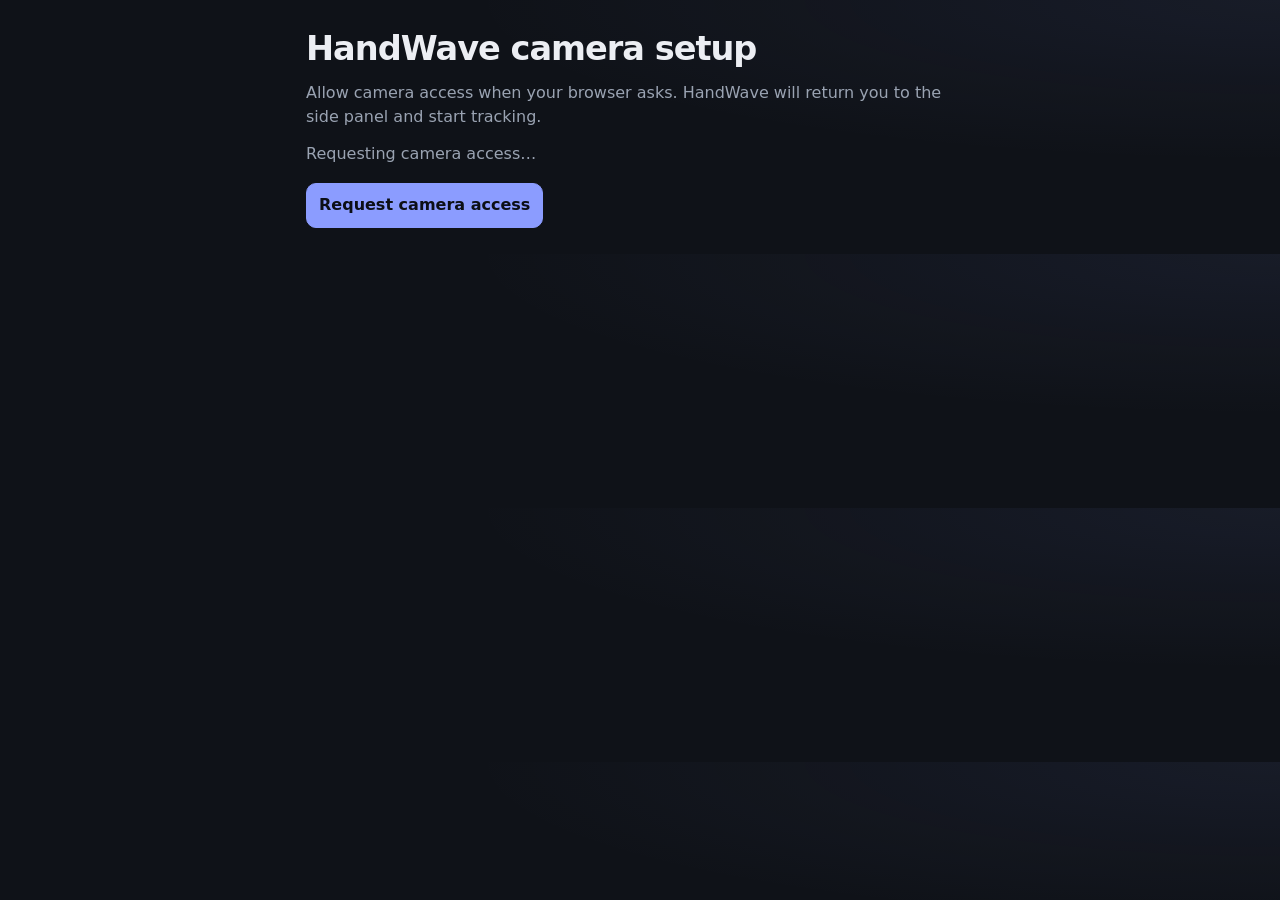
<file: extension/camera-setup.html>
<!doctype html>
<html lang="en">
<meta charset="utf-8">
<meta name="viewport" content="width=device-width,initial-scale=1">
<title>HandWave camera setup</title>
<link rel="stylesheet" href="controller.css">
<main>
  <h1>HandWave camera setup</h1>
  <p>Allow camera access when your browser asks. HandWave will return you to the side panel and start tracking.</p>
  <p id="setupStatus" role="status">Requesting camera access…</p>
  <button id="allowCamera" class="primary" type="button">Request camera access</button>
</main>
<script type="module" src="camera-setup.js"></script>
</html>
</file>
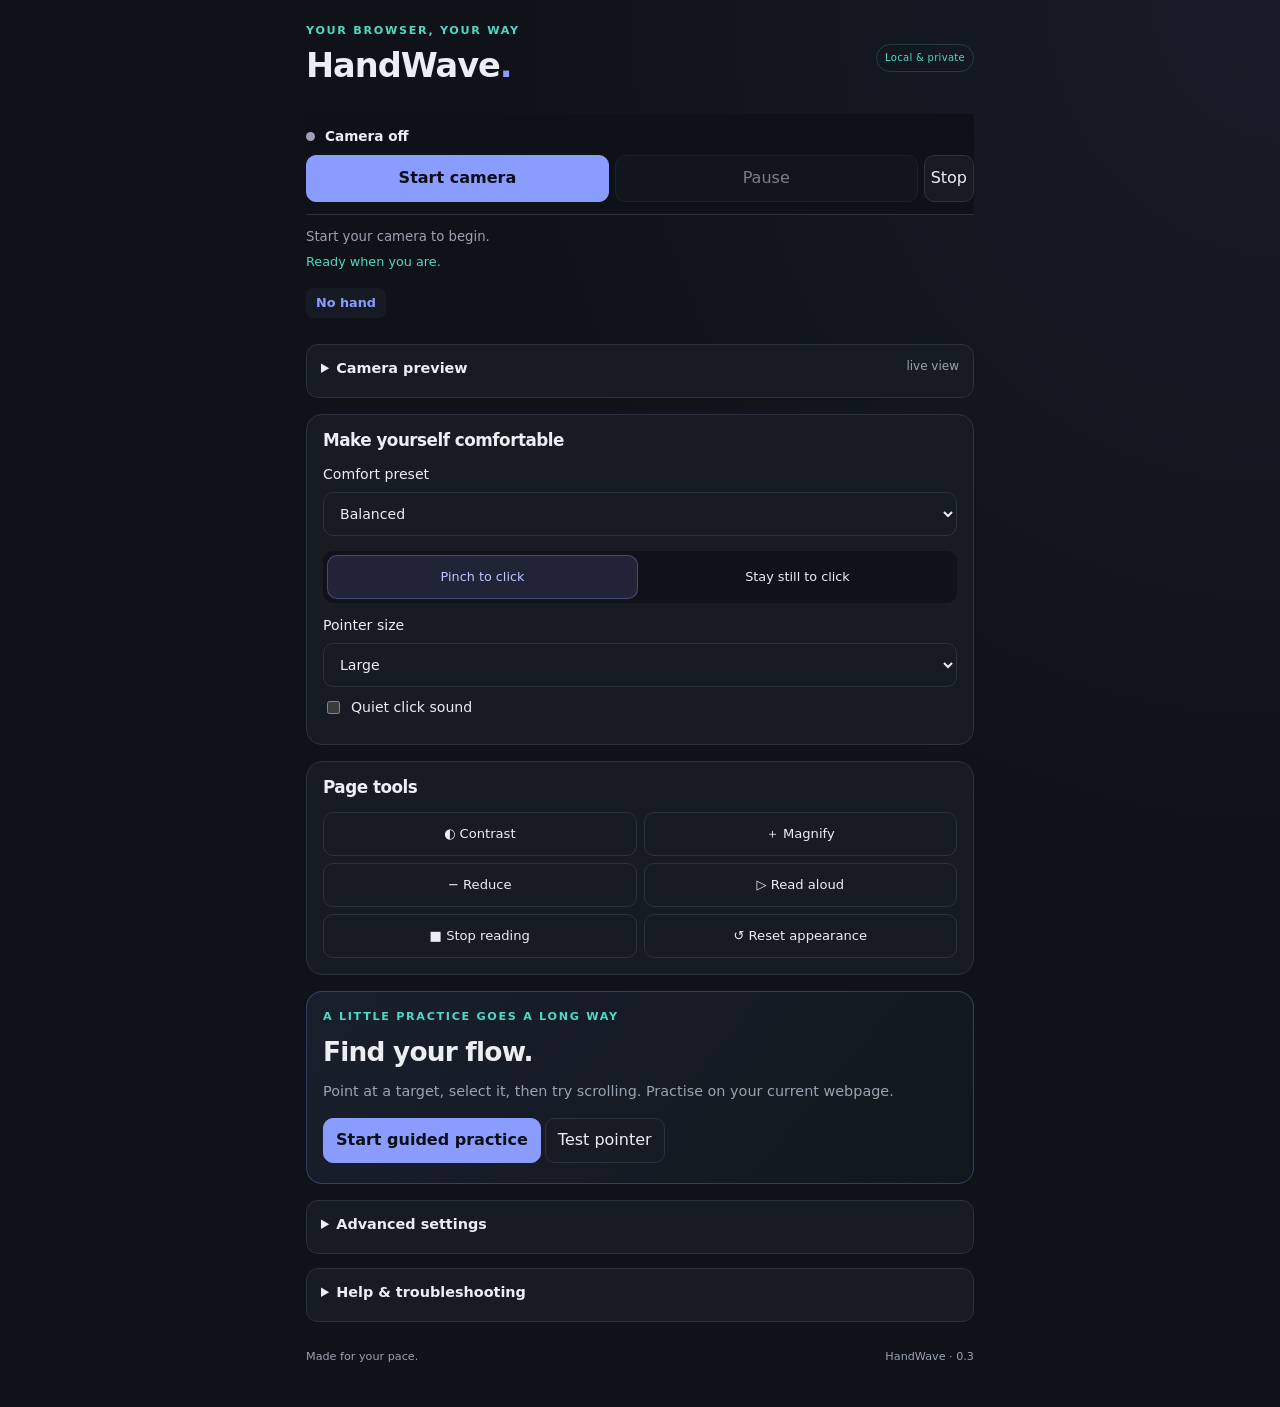
<file: extension/controller.html>
<!doctype html><html lang="en"><meta charset="utf-8"><meta name="viewport" content="width=device-width,initial-scale=1"><title>HandWave</title><link rel="stylesheet" href="controller.css"><main><header><div><div class="brand-label">YOUR BROWSER, YOUR WAY</div><h1>HandWave<span class="brand-dot">.</span></h1></div><span class="local-badge">Local & private</span></header><div class="sticky-controls"><div class="state-line"><i id="stateDot"></i><strong id="stateLabel">Camera off</strong></div><div class="camera-actions"><button id="start" class="primary">Start camera</button><button id="pause" disabled>Pause</button><button id="stop" title="Release camera">Stop</button></div></div><p id="tracking" class="hint">Start your camera to begin.</p><p id="status" role="status">Ready when you are.</p><p id="gesture">No hand</p><details id="preview"><summary>Camera preview <span>live view</span></summary><video id="video" autoplay muted playsinline></video></details><section class="card"><h2>Make yourself comfortable</h2><label>Comfort preset<select id="preset"><option value="responsive">Responsive</option><option value="balanced" selected>Balanced</option><option value="steady">Extra steady</option><option value="custom">Custom</option></select></label><div class="segmented" role="group" aria-label="Click method"><button id="pinchMode" aria-pressed="true">Pinch to click</button><button id="dwellMode" aria-pressed="false">Stay still to click</button></div><p id="methodHint" class="hint"></p><input id="dwell" type="checkbox" hidden><label>Pointer size<select id="size"><option value="36">Small</option><option value="48">Medium</option><option value="60" selected>Large</option></select></label><label class="switch"><input id="sound" type="checkbox"> Quiet click sound</label></section><section class="card"><h2>Page tools</h2><div class="tool-grid"><button data-action="contrast">◐ Contrast</button><button data-action="zoomIn">＋ Magnify</button><button data-action="zoomOut">− Reduce</button><button data-action="read">▷ Read aloud</button><button data-action="stopSpeech">■ Stop reading</button><button data-action="resetAppearance">↺ Reset appearance</button></div></section><section class="practice-card"><div class="brand-label">A LITTLE PRACTICE GOES A LONG WAY</div><h2>Find your flow.</h2><p>Point at a target, select it, then try scrolling. Practise on your current webpage.</p><button data-action="practice" class="primary" id="practice">Start guided practice</button><button id="testPointer">Test pointer</button></section><details><summary>Advanced settings</summary><fieldset><legend>Movement</legend><label><input id="pointer" type="checkbox" checked> Air mouse enabled</label><label>Smoothing<input id="smooth" type="range" min="0.08" max="0.6" step="0.02" value="0.24"></label><label>Gesture hold (ms)<input id="hold" type="number" min="300" max="3000" step="100" value="700"></label></fieldset><h2>Gesture assignments</h2><p class="hint">Hold a pose to perform its action. Pointing is reserved for the pointer.</p><div id="maps"></div></details><details><summary>Help & troubleshooting</summary><p>Use ordinary webpages. Browser settings, stores, built-in PDFs, native menus and embedded frames can restrict extensions. The pointer works inside the page. Close this panel to release the camera.</p><p>If the ring is missing, use Test pointer. If it appears, check that the camera sees your open hand and Air mouse is enabled.</p></details><footer>Made for your pace. <span>HandWave · 0.3</span></footer></main><script type="module" src="controller.js"></script></html>
</file>
<file: extension/controller.css>
/* OWNER: Vedant. Tokens and control styling match the submitted HandWave site. */
:root{--bg:#0f1218;--panel:#171b24;--panel-2:#1e2430;--line:#2b3240;--text:#eceef3;--mute:#9aa3b2;--accent:#8b9cff;--teal:#4fd8c4;--r:12px;color-scheme:dark}*{box-sizing:border-box}body{margin:0;background:var(--bg);color:var(--text);font:16px/1.55 'Atkinson Hyperlegible',system-ui,sans-serif;-webkit-font-smoothing:antialiased}main{padding:22px 18px;max-width:700px;margin:auto}.brand-label{color:var(--teal);letter-spacing:.15em;font-size:.7rem;font-weight:700}h1,h2{font-family:'Bricolage Grotesque',system-ui,sans-serif;letter-spacing:-.03em;line-height:1.15}h1{font-size:2.1rem;margin:8px 0}.brand-dot{color:var(--accent)}h2{font-size:1.2rem;margin:24px 0 12px}p{color:var(--mute);margin:12px 0}button,select,input{font:inherit}button,select{color:var(--text);background:var(--panel);border:1px solid var(--line);border-radius:10px;padding:9px 12px;min-height:44px;max-width:100%}button{cursor:pointer;margin:4px 4px 4px 0}button:hover{background:var(--panel-2);border-color:var(--accent)}button:disabled{opacity:.5;cursor:default}button.primary{background:var(--accent);border-color:var(--accent);color:#0c0f16;font-weight:700}:focus-visible{outline:3px solid var(--teal);outline-offset:3px}fieldset{background:var(--panel);border:1px solid var(--line);border-radius:var(--r);margin:18px 0;padding:14px}legend{font-weight:700;padding:0 8px}label{display:block;margin:10px 0}input[type=checkbox],input[type=range]{accent-color:var(--accent)}input[type=number]{background:var(--bg);color:var(--text);border:1px solid var(--line);border-radius:8px;padding:6px;width:110px}input[type=range]{display:block;width:100%;margin:12px 0}video{display:block;width:100%;max-width:340px;aspect-ratio:4/3;object-fit:cover;transform:scaleX(-1);border-radius:var(--r);background:var(--panel-2);border:1px solid var(--line);margin:14px 0}#status{color:var(--teal);padding:10px 12px;background:var(--panel);border:1px solid var(--line);border-radius:10px;overflow-wrap:anywhere}#gesture{font-weight:700;color:var(--accent)}#maps{border:1px solid var(--line);border-radius:var(--r);padding:8px 14px;background:var(--panel)}#maps label{display:flex;flex-direction:column;gap:6px;padding:8px 0;border-bottom:1px solid var(--line)}#maps label:last-child{border:0}#maps select{width:100%;background:var(--bg)}@media(prefers-reduced-motion:reduce){*{scroll-behavior:auto!important;transition:none!important}}
/* v0.3: lively feedback with motion kept optional and purposeful. */
body{background-image:radial-gradient(ellipse at 100% 0%,#8b9cff12,transparent 45%)}header{display:flex;align-items:center;justify-content:space-between;gap:12px;margin-bottom:20px}.local-badge{font-size:10px;letter-spacing:.03em;border:1px solid #4fd8c433;padding:5px 8px;border-radius:30px;color:var(--teal);white-space:nowrap}main{padding:22px 16px}.sticky-controls{position:sticky;top:0;z-index:5;background:#0f1218ed;backdrop-filter:blur(16px);padding:12px 0;border-bottom:1px solid var(--line)}.state-line{display:flex;align-items:center;gap:10px;font-size:.85rem}.state-line i{width:9px;height:9px;border-radius:50%;background:var(--mute)}#stateDot[data-state=ready]{background:var(--teal);box-shadow:0 0 0 5px #4fd8c414}#stateDot[data-state=searching],#stateDot[data-state=loading]{background:var(--accent);animation:breathe 1.6s infinite}#stateDot[data-state=paused]{background:#ffc86b}#stateDot[data-state=help]{background:#ff7b8a}.camera-actions{display:flex;margin-top:8px;gap:6px}.camera-actions button{margin:0;flex:1;padding:10px 6px}.camera-actions #stop{flex:0 0 auto}.card,.practice-card{border:1px solid var(--line);border-radius:16px;padding:16px;margin:16px 0;background:var(--panel);animation:arrive .4s ease-out}.card h2{margin:0 0 14px;font-size:1.05rem}.hint{font-size:.83rem;color:var(--mute)}#tracking{min-height:1.6em;margin-bottom:4px}#status{font-size:.8rem;margin-top:4px;background:transparent;padding:0;border:0;min-height:1.5em}#gesture{font-size:.8rem;padding:5px 10px;border-radius:7px;background:#8b9cff0e;display:inline-block;margin:4px 0 12px}details{border:1px solid var(--line);border-radius:12px;padding:12px 14px;margin:14px 0;background:var(--panel)}summary{cursor:pointer;font-size:.9rem;font-weight:600;min-height:28px}summary span{float:right;color:var(--mute);font-weight:400;font-size:.75rem}details[open] summary{margin-bottom:14px}#preview video{max-width:100%;margin:0}label{font-size:.88rem}label select{display:block;width:100%;margin-top:6px}.segmented{display:flex;gap:4px;background:var(--bg);border-radius:10px;padding:4px;margin-top:15px}.segmented button{flex:1;padding:8px 5px;margin:0;font-size:.8rem;border-color:transparent;background:transparent}.segmented button[aria-pressed=true]{background:#8b9cff22;color:#bdc6ff;border-color:#8b9cff55}.switch{display:flex;gap:8px;align-items:center}.tool-grid{display:grid;grid-template-columns:1fr 1fr;gap:7px}.tool-grid button{margin:0;font-size:.82rem;padding:10px 8px;justify-content:center}.practice-card{background:linear-gradient(130deg,#8b9cff18,#4fd8c408);border-color:#8b9cff44}.practice-card h2{font-size:1.65rem;margin:12px 0}.practice-card p{font-size:.9rem}button{transition:transform .16s,background .16s,border-color .16s,box-shadow .16s}button:hover:not(:disabled){transform:translateY(-2px);box-shadow:0 5px 16px #0003}button:active:not(:disabled){transform:scale(.97)}button.primary:hover{background:#a6b3ff;color:#0c0f16}footer{display:flex;flex-wrap:wrap;gap:8px;justify-content:space-between;font-size:.7rem;color:var(--mute);padding:12px 0 20px}fieldset{padding:10px}#maps{padding:4px 10px}#maps label{font-size:.8rem}@keyframes breathe{50%{opacity:.4;box-shadow:0 0 0 5px #8b9cff15}}@keyframes arrive{from{opacity:0;transform:translateY(7px)}to{opacity:1;transform:none}}@media(prefers-reduced-motion:reduce){*,*::before,*::after{animation:none!important;transition:none!important;scroll-behavior:auto!important}}
</file>
